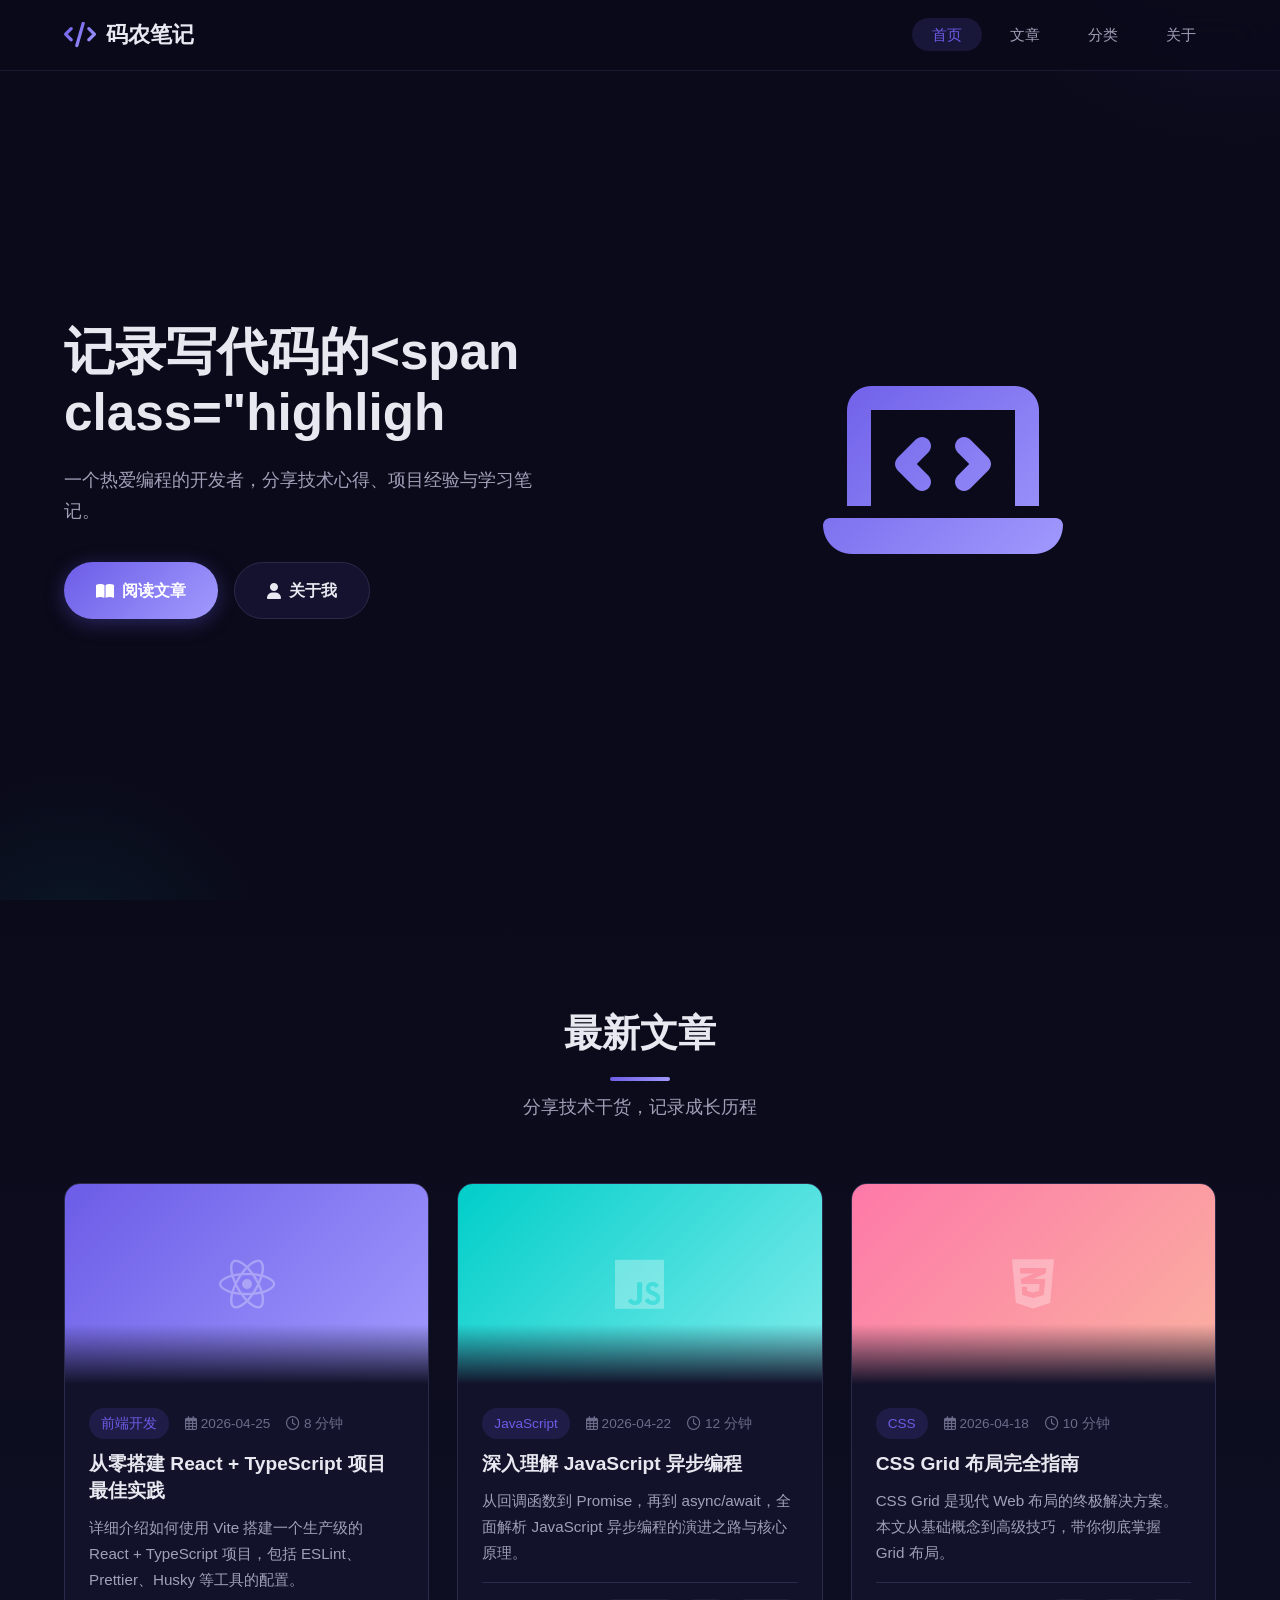
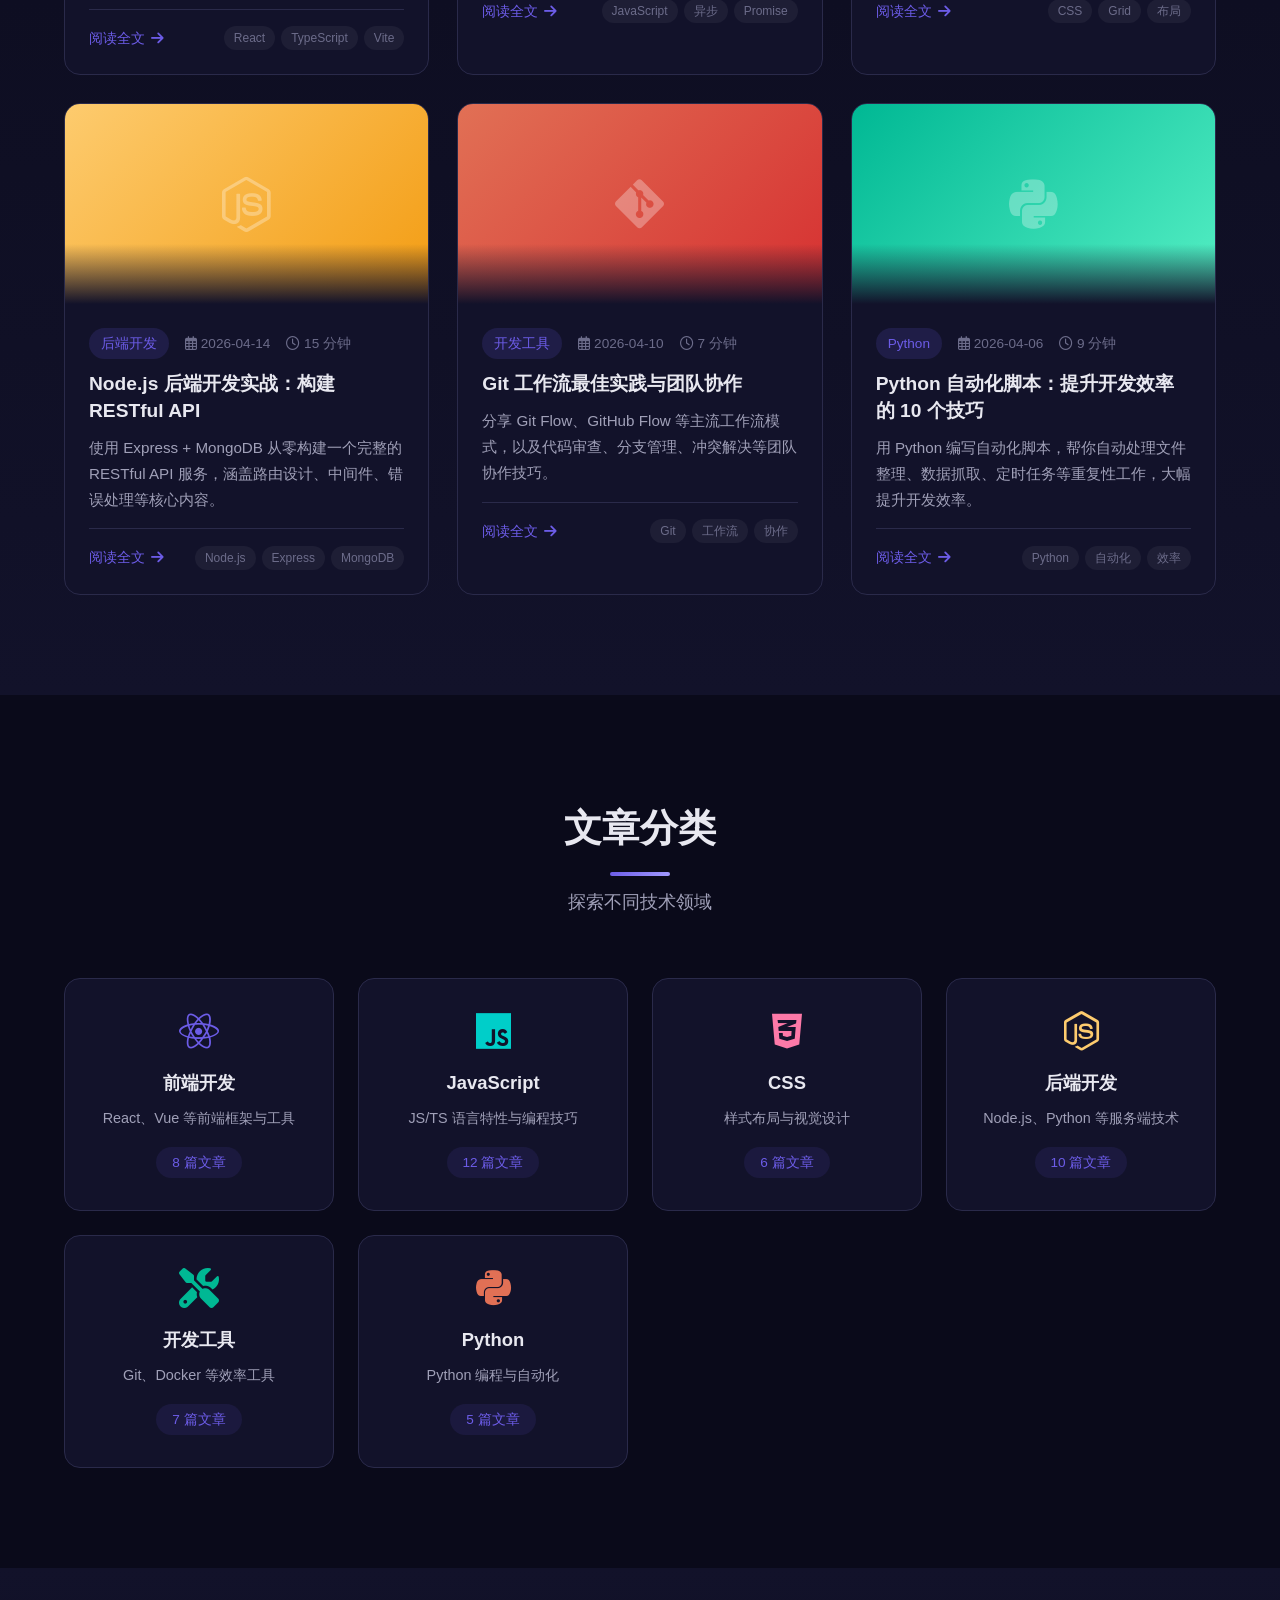
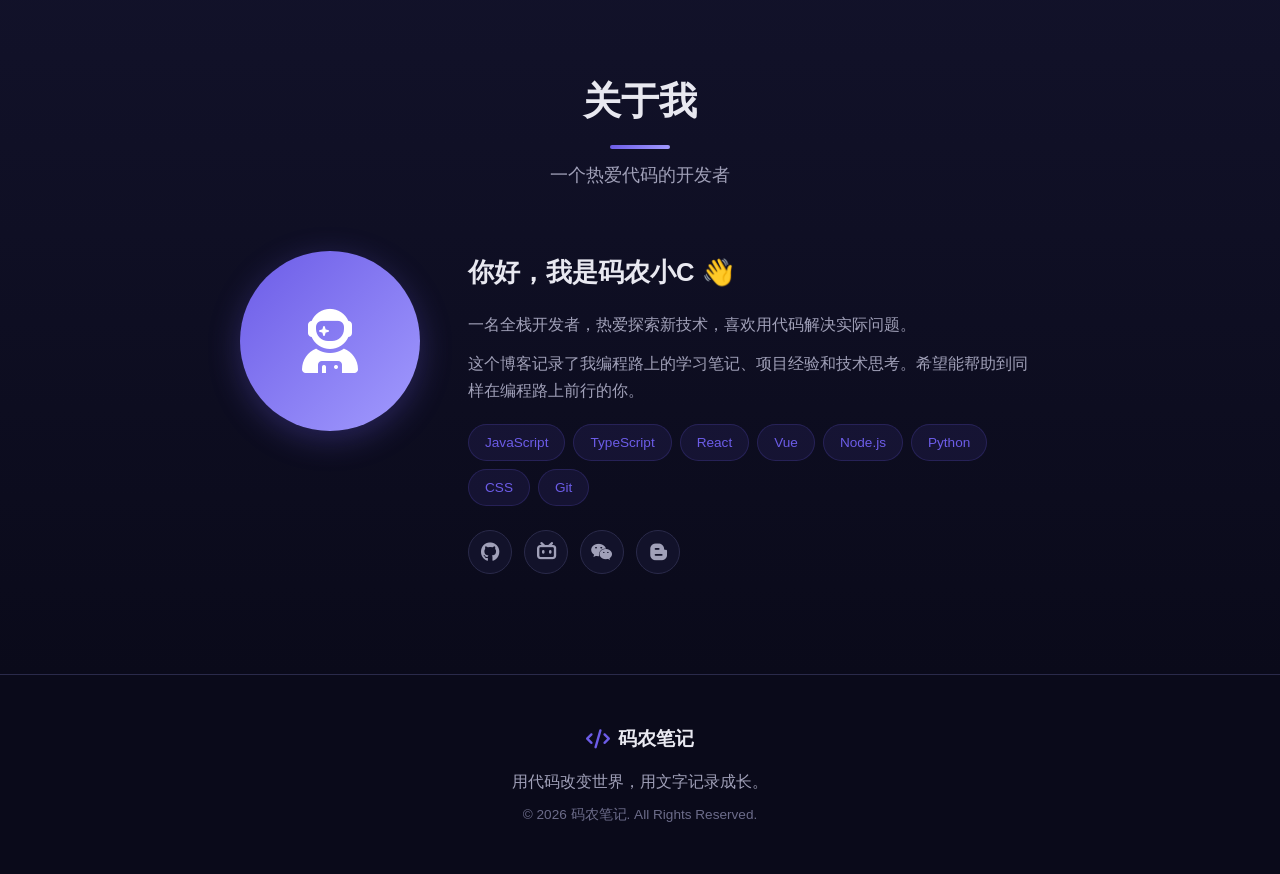
<file: index.html>
<!DOCTYPE html>
<html lang="zh-CN">
<head>
    <meta charset="UTF-8">
    <meta name="viewport" content="width=device-width, initial-scale=1.0">
    <title>记录点点滴滴</title>
    <link rel="stylesheet" href="style.css">
    <link rel="stylesheet" href="https://cdnjs.cloudflare.com/ajax/libs/font-awesome/6.5.1/css/all.min.css">
</head>
<body>
    <!-- 导航栏 -->
    <nav class="navbar">
        <div class="container">
            <a href="#" class="logo">
                <i class="fas fa-code"></i>
                <span>码农笔记</span>
            </a>
            <ul class="nav-links">
                <li><a href="#home" class="active">首页</a></li>
                <li><a href="#blog">文章</a></li>
                <li><a href="#categories">分类</a></li>
                <li><a href="#about">关于</a></li>
            </ul>
            <div class="menu-toggle">
                <i class="fas fa-bars"></i>
            </div>
        </div>
    </nav>

    <!-- 首页 Hero -->
    <section id="home" class="hero">
        <div class="container">
            <div class="hero-content">
                <h1>记录写代码的<span class="highlight">点点滴滴</span></h1>
                <p>一个热爱编程的开发者，分享技术心得、项目经验与学习笔记。</p>
                <div class="hero-buttons">
                    <a href="#blog" class="btn btn-primary">
                        <i class="fas fa-book-open"></i> 阅读文章
                    </a>
                    <a href="#about" class="btn btn-secondary">
                        <i class="fas fa-user"></i> 关于我
                    </a>
                </div>
            </div>
            <div class="hero-image">
                <i class="fas fa-laptop-code"></i>
            </div>
        </div>
    </section>

    <!-- 文章列表 -->
    <section id="blog" class="blog-section">
        <div class="container">
            <div class="section-header">
                <h2>最新文章</h2>
                <p>分享技术干货，记录成长历程</p>
            </div>
            <div class="blog-grid" id="blogGrid">
                <!-- 文章由 JavaScript 动态生成 -->
            </div>
        </div>
    </section>

    <!-- 分类 -->
    <section id="categories" class="categories-section">
        <div class="container">
            <div class="section-header">
                <h2>文章分类</h2>
                <p>探索不同技术领域</p>
            </div>
            <div class="categories-grid" id="categoriesGrid">
                <!-- 分类由 JavaScript 动态生成 -->
            </div>
        </div>
    </section>

    <!-- 关于 -->
    <section id="about" class="about-section">
        <div class="container">
            <div class="section-header">
                <h2>关于我</h2>
                <p>一个热爱代码的开发者</p>
            </div>
            <div class="about-content">
                <div class="about-avatar">
                    <i class="fas fa-user-astronaut"></i>
                </div>
                <div class="about-text">
                    <h3>你好，我是码农小C 👋</h3>
                    <p>一名全栈开发者，热爱探索新技术，喜欢用代码解决实际问题。</p>
                    <p>这个博客记录了我编程路上的学习笔记、项目经验和技术思考。希望能帮助到同样在编程路上前行的你。</p>
                    <div class="about-skills">
                        <span class="skill-tag">JavaScript</span>
                        <span class="skill-tag">TypeScript</span>
                        <span class="skill-tag">React</span>
                        <span class="skill-tag">Vue</span>
                        <span class="skill-tag">Node.js</span>
                        <span class="skill-tag">Python</span>
                        <span class="skill-tag">CSS</span>
                        <span class="skill-tag">Git</span>
                    </div>
                    <div class="about-social">
                        <a href="#" class="social-link"><i class="fab fa-github"></i></a>
                        <a href="#" class="social-link"><i class="fab fa-bilibili"></i></a>
                        <a href="#" class="social-link"><i class="fab fa-weixin"></i></a>
                        <a href="#" class="social-link"><i class="fab fa-blogger-b"></i></a>
                    </div>
                </div>
            </div>
        </div>
    </section>

    <!-- 页脚 -->
    <footer class="footer">
        <div class="container">
            <div class="footer-content">
                <div class="footer-brand">
                    <i class="fas fa-code"></i>
                    <span>码农笔记</span>
                </div>
                <p class="footer-text">用代码改变世界，用文字记录成长。</p>
                <p class="footer-copy">&copy; 2026 码农笔记. All Rights Reserved.</p>
            </div>
        </div>
    </footer>

    <!-- 回到顶部 -->
    <button class="back-to-top" id="backToTop">
        <i class="fas fa-arrow-up"></i>
    </button>

    <script src="script.js"></script>
</body>
</html>
</file>
<file: style.css>
/* ===== 全局重置 & 基础样式 ===== */
* {
    margin: 0;
    padding: 0;
    box-sizing: border-box;
}

:root {
    --primary: #6c5ce7;
    --primary-dark: #5a4bd1;
    --secondary: #00cec9;
    --accent: #fd79a8;
    --bg-dark: #0a0a1a;
    --bg-card: #12122a;
    --bg-card-hover: #1a1a3e;
    --text-primary: #e8e8f0;
    --text-secondary: #a0a0b8;
    --text-muted: #6c6c8a;
    --border-color: #2a2a4a;
    --gradient-1: linear-gradient(135deg, #6c5ce7, #a29bfe);
    --gradient-2: linear-gradient(135deg, #00cec9, #81ecec);
    --gradient-3: linear-gradient(135deg, #fd79a8, #fab1a0);
    --shadow: 0 8px 32px rgba(108, 92, 231, 0.15);
    --shadow-hover: 0 12px 48px rgba(108, 92, 231, 0.25);
    --radius: 16px;
    --radius-sm: 8px;
    --transition: all 0.3s cubic-bezier(0.4, 0, 0.2, 1);
}

html {
    scroll-behavior: smooth;
}

body {
    font-family: -apple-system, BlinkMacSystemFont, 'Segoe UI', Roboto, 'Helvetica Neue', Arial, sans-serif;
    background: var(--bg-dark);
    color: var(--text-primary);
    line-height: 1.7;
    overflow-x: hidden;
}

.container {
    max-width: 1200px;
    margin: 0 auto;
    padding: 0 24px;
}

/* ===== 导航栏 ===== */
.navbar {
    position: fixed;
    top: 0;
    left: 0;
    right: 0;
    z-index: 1000;
    background: rgba(10, 10, 26, 0.85);
    backdrop-filter: blur(20px);
    -webkit-backdrop-filter: blur(20px);
    border-bottom: 1px solid rgba(42, 42, 74, 0.5);
    transition: var(--transition);
}

.navbar .container {
    display: flex;
    align-items: center;
    justify-content: space-between;
    height: 70px;
}

.logo {
    display: flex;
    align-items: center;
    gap: 10px;
    text-decoration: none;
    color: var(--text-primary);
    font-size: 1.4rem;
    font-weight: 700;
}

.logo i {
    font-size: 1.6rem;
    background: var(--gradient-1);
    -webkit-background-clip: text;
    -webkit-text-fill-color: transparent;
    background-clip: text;
}

.nav-links {
    display: flex;
    list-style: none;
    gap: 8px;
}

.nav-links a {
    text-decoration: none;
    color: var(--text-secondary);
    padding: 8px 20px;
    border-radius: 50px;
    font-size: 0.95rem;
    font-weight: 500;
    transition: var(--transition);
    position: relative;
}

.nav-links a:hover,
.nav-links a.active {
    color: var(--text-primary);
    background: rgba(108, 92, 231, 0.15);
}

.nav-links a.active {
    color: var(--primary);
}

.menu-toggle {
    display: none;
    font-size: 1.5rem;
    color: var(--text-primary);
    cursor: pointer;
}

/* ===== Hero 区域 ===== */
.hero {
    min-height: 100vh;
    display: flex;
    align-items: center;
    padding: 120px 0 80px;
    position: relative;
    overflow: hidden;
}

.hero::before {
    content: '';
    position: absolute;
    top: -50%;
    right: -20%;
    width: 600px;
    height: 600px;
    background: radial-gradient(circle, rgba(108, 92, 231, 0.12) 0%, transparent 70%);
    border-radius: 50%;
    pointer-events: none;
}

.hero::after {
    content: '';
    position: absolute;
    bottom: -30%;
    left: -10%;
    width: 400px;
    height: 400px;
    background: radial-gradient(circle, rgba(0, 206, 201, 0.08) 0%, transparent 70%);
    border-radius: 50%;
    pointer-events: none;
}

.hero .container {
    display: grid;
    grid-template-columns: 1fr 1fr;
    gap: 60px;
    align-items: center;
}

.hero-content h1 {
    font-size: 3.2rem;
    font-weight: 800;
    line-height: 1.2;
    margin-bottom: 20px;
}

.hero-content .highlight {
    background: var(--gradient-1);
    -webkit-background-clip: text;
    -webkit-text-fill-color: transparent;
    background-clip: text;
}

.hero-content p {
    font-size: 1.15rem;
    color: var(--text-secondary);
    margin-bottom: 36px;
    max-width: 500px;
}

.hero-buttons {
    display: flex;
    gap: 16px;
}

.btn {
    display: inline-flex;
    align-items: center;
    gap: 8px;
    padding: 14px 32px;
    border-radius: 50px;
    font-size: 1rem;
    font-weight: 600;
    text-decoration: none;
    transition: var(--transition);
    cursor: pointer;
    border: none;
}

.btn-primary {
    background: var(--gradient-1);
    color: #fff;
    box-shadow: 0 4px 20px rgba(108, 92, 231, 0.35);
}

.btn-primary:hover {
    transform: translateY(-2px);
    box-shadow: 0 8px 30px rgba(108, 92, 231, 0.5);
}

.btn-secondary {
    background: rgba(108, 92, 231, 0.1);
    color: var(--text-primary);
    border: 1px solid var(--border-color);
}

.btn-secondary:hover {
    background: rgba(108, 92, 231, 0.2);
    border-color: var(--primary);
    transform: translateY(-2px);
}

.hero-image {
    display: flex;
    justify-content: center;
    align-items: center;
}

.hero-image i {
    font-size: 12rem;
    background: var(--gradient-1);
    -webkit-background-clip: text;
    -webkit-text-fill-color: transparent;
    background-clip: text;
    animation: float 6s ease-in-out infinite;
}

@keyframes float {
    0%, 100% { transform: translateY(0); }
    50% { transform: translateY(-20px); }
}

/* ===== 通用 Section 样式 ===== */
section {
    padding: 100px 0;
}

.section-header {
    text-align: center;
    margin-bottom: 60px;
}

.section-header h2 {
    font-size: 2.4rem;
    font-weight: 700;
    margin-bottom: 12px;
    position: relative;
    display: inline-block;
}

.section-header h2::after {
    content: '';
    display: block;
    width: 60px;
    height: 4px;
    background: var(--gradient-1);
    border-radius: 2px;
    margin: 12px auto 0;
}

.section-header p {
    color: var(--text-secondary);
    font-size: 1.1rem;
}

/* ===== 文章区域 ===== */
.blog-section {
    background: linear-gradient(180deg, var(--bg-dark) 0%, var(--bg-card) 100%);
}

.blog-grid {
    display: grid;
    grid-template-columns: repeat(auto-fill, minmax(340px, 1fr));
    gap: 28px;
}

.blog-card {
    background: var(--bg-card);
    border-radius: var(--radius);
    border: 1px solid var(--border-color);
    overflow: hidden;
    transition: var(--transition);
    cursor: pointer;
}

.blog-card:hover {
    transform: translateY(-6px);
    border-color: var(--primary);
    box-shadow: var(--shadow-hover);
    background: var(--bg-card-hover);
}

.blog-card-image {
    height: 200px;
    display: flex;
    align-items: center;
    justify-content: center;
    font-size: 3.5rem;
    position: relative;
    overflow: hidden;
}

.blog-card-image::after {
    content: '';
    position: absolute;
    bottom: 0;
    left: 0;
    right: 0;
    height: 60px;
    background: linear-gradient(transparent, var(--bg-card));
}

.blog-card:nth-child(1) .blog-card-image { background: linear-gradient(135deg, #6c5ce7, #a29bfe); }
.blog-card:nth-child(2) .blog-card-image { background: linear-gradient(135deg, #00cec9, #81ecec); }
.blog-card:nth-child(3) .blog-card-image { background: linear-gradient(135deg, #fd79a8, #fab1a0); }
.blog-card:nth-child(4) .blog-card-image { background: linear-gradient(135deg, #fdcb6e, #f39c12); }
.blog-card:nth-child(5) .blog-card-image { background: linear-gradient(135deg, #e17055, #d63031); }
.blog-card:nth-child(6) .blog-card-image { background: linear-gradient(135deg, #00b894, #55efc4); }

.blog-card-image i {
    color: rgba(255, 255, 255, 0.3);
}

.blog-card-body {
    padding: 24px;
}

.blog-card-meta {
    display: flex;
    align-items: center;
    gap: 16px;
    margin-bottom: 12px;
    font-size: 0.85rem;
    color: var(--text-muted);
}

.blog-card-meta .category {
    background: rgba(108, 92, 231, 0.15);
    color: var(--primary);
    padding: 4px 12px;
    border-radius: 50px;
    font-weight: 500;
}

.blog-card-body h3 {
    font-size: 1.2rem;
    font-weight: 600;
    margin-bottom: 10px;
    line-height: 1.4;
}

.blog-card-body p {
    color: var(--text-secondary);
    font-size: 0.95rem;
    margin-bottom: 16px;
    display: -webkit-box;
    -webkit-line-clamp: 3;
    -webkit-box-orient: vertical;
    overflow: hidden;
}

.blog-card-footer {
    display: flex;
    align-items: center;
    justify-content: space-between;
    padding-top: 16px;
    border-top: 1px solid var(--border-color);
}

.blog-card-footer .read-more {
    color: var(--primary);
    text-decoration: none;
    font-weight: 500;
    font-size: 0.9rem;
    display: flex;
    align-items: center;
    gap: 6px;
    transition: var(--transition);
}

.blog-card-footer .read-more:hover {
    gap: 10px;
}

.blog-card-footer .tags {
    display: flex;
    gap: 6px;
    flex-wrap: wrap;
}

.blog-card-footer .tags span {
    font-size: 0.75rem;
    padding: 2px 10px;
    border-radius: 50px;
    background: rgba(255, 255, 255, 0.05);
    color: var(--text-muted);
}

/* ===== 分类区域 ===== */
.categories-grid {
    display: grid;
    grid-template-columns: repeat(auto-fill, minmax(250px, 1fr));
    gap: 24px;
}

.category-card {
    background: var(--bg-card);
    border-radius: var(--radius);
    padding: 32px 24px;
    text-align: center;
    border: 1px solid var(--border-color);
    transition: var(--transition);
    cursor: pointer;
}

.category-card:hover {
    transform: translateY(-4px);
    border-color: var(--primary);
    box-shadow: var(--shadow);
}

.category-card i {
    font-size: 2.5rem;
    margin-bottom: 16px;
}

.category-card:nth-child(1) i { color: #6c5ce7; }
.category-card:nth-child(2) i { color: #00cec9; }
.category-card:nth-child(3) i { color: #fd79a8; }
.category-card:nth-child(4) i { color: #fdcb6e; }
.category-card:nth-child(5) i { color: #00b894; }
.category-card:nth-child(6) i { color: #e17055; }

.category-card h3 {
    font-size: 1.15rem;
    margin-bottom: 8px;
}

.category-card p {
    color: var(--text-secondary);
    font-size: 0.9rem;
    margin-bottom: 16px;
}

.category-card .count {
    display: inline-block;
    padding: 4px 16px;
    border-radius: 50px;
    background: rgba(108, 92, 231, 0.1);
    color: var(--primary);
    font-size: 0.85rem;
    font-weight: 500;
}

/* ===== 关于区域 ===== */
.about-section {
    background: linear-gradient(180deg, var(--bg-card) 0%, var(--bg-dark) 100%);
}

.about-content {
    display: grid;
    grid-template-columns: auto 1fr;
    gap: 48px;
    align-items: start;
    max-width: 800px;
    margin: 0 auto;
}

.about-avatar {
    width: 180px;
    height: 180px;
    border-radius: 50%;
    background: var(--gradient-1);
    display: flex;
    align-items: center;
    justify-content: center;
    font-size: 4rem;
    color: #fff;
    flex-shrink: 0;
    box-shadow: 0 8px 32px rgba(108, 92, 231, 0.3);
}

.about-text h3 {
    font-size: 1.6rem;
    margin-bottom: 16px;
}

.about-text p {
    color: var(--text-secondary);
    margin-bottom: 12px;
}

.about-skills {
    display: flex;
    flex-wrap: wrap;
    gap: 8px;
    margin: 20px 0;
}

.skill-tag {
    padding: 6px 16px;
    border-radius: 50px;
    background: rgba(108, 92, 231, 0.1);
    color: var(--primary);
    font-size: 0.85rem;
    font-weight: 500;
    border: 1px solid rgba(108, 92, 231, 0.2);
    transition: var(--transition);
}

.skill-tag:hover {
    background: rgba(108, 92, 231, 0.2);
    transform: translateY(-2px);
}

.about-social {
    display: flex;
    gap: 12px;
    margin-top: 24px;
}

.social-link {
    width: 44px;
    height: 44px;
    border-radius: 50%;
    background: var(--bg-card);
    border: 1px solid var(--border-color);
    display: flex;
    align-items: center;
    justify-content: center;
    color: var(--text-secondary);
    text-decoration: none;
    font-size: 1.2rem;
    transition: var(--transition);
}

.social-link:hover {
    background: var(--primary);
    border-color: var(--primary);
    color: #fff;
    transform: translateY(-3px);
}

/* ===== 页脚 ===== */
.footer {
    padding: 48px 0;
    border-top: 1px solid var(--border-color);
    text-align: center;
}

.footer-brand {
    display: flex;
    align-items: center;
    justify-content: center;
    gap: 8px;
    font-size: 1.2rem;
    font-weight: 700;
    margin-bottom: 12px;
}

.footer-brand i {
    color: var(--primary);
}

.footer-text {
    color: var(--text-secondary);
    margin-bottom: 8px;
}

.footer-copy {
    color: var(--text-muted);
    font-size: 0.85rem;
}

/* ===== 回到顶部按钮 ===== */
.back-to-top {
    position: fixed;
    bottom: 30px;
    right: 30px;
    width: 48px;
    height: 48px;
    border-radius: 50%;
    background: var(--gradient-1);
    color: #fff;
    border: none;
    font-size: 1.2rem;
    cursor: pointer;
    box-shadow: 0 4px 20px rgba(108, 92, 231, 0.35);
    transition: var(--transition);
    opacity: 0;
    visibility: hidden;
    transform: translateY(20px);
    z-index: 999;
}

.back-to-top.show {
    opacity: 1;
    visibility: visible;
    transform: translateY(0);
}

.back-to-top:hover {
    transform: translateY(-4px);
    box-shadow: 0 8px 30px rgba(108, 92, 231, 0.5);
}

/* ===== 响应式设计 ===== */
@media (max-width: 968px) {
    .hero .container {
        grid-template-columns: 1fr;
        text-align: center;
    }

    .hero-content h1 {
        font-size: 2.5rem;
    }

    .hero-content p {
        margin: 0 auto 36px;
    }

    .hero-buttons {
        justify-content: center;
    }

    .hero-image i {
        font-size: 8rem;
    }

    .about-content {
        grid-template-columns: 1fr;
        text-align: center;
    }

    .about-avatar {
        margin: 0 auto;
    }

    .about-skills {
        justify-content: center;
    }

    .about-social {
        justify-content: center;
    }
}

@media (max-width: 768px) {
    .nav-links {
        display: none;
        position: absolute;
        top: 70px;
        left: 0;
        right: 0;
        background: rgba(10, 10, 26, 0.98);
        backdrop-filter: blur(20px);
        flex-direction: column;
        padding: 20px;
        border-bottom: 1px solid var(--border-color);
    }

    .nav-links.active {
        display: flex;
    }

    .menu-toggle {
        display: block;
    }

    .hero-content h1 {
        font-size: 2rem;
    }

    .blog-grid {
        grid-template-columns: 1fr;
    }

    .categories-grid {
        grid-template-columns: repeat(2, 1fr);
    }

    .section-header h2 {
        font-size: 1.8rem;
    }
}

@media (max-width: 480px) {
    .hero-content h1 {
        font-size: 1.6rem;
    }

    .hero-buttons {
        flex-direction: column;
        align-items: center;
    }

    .categories-grid {
        grid-template-columns: 1fr;
    }
}
</file>
